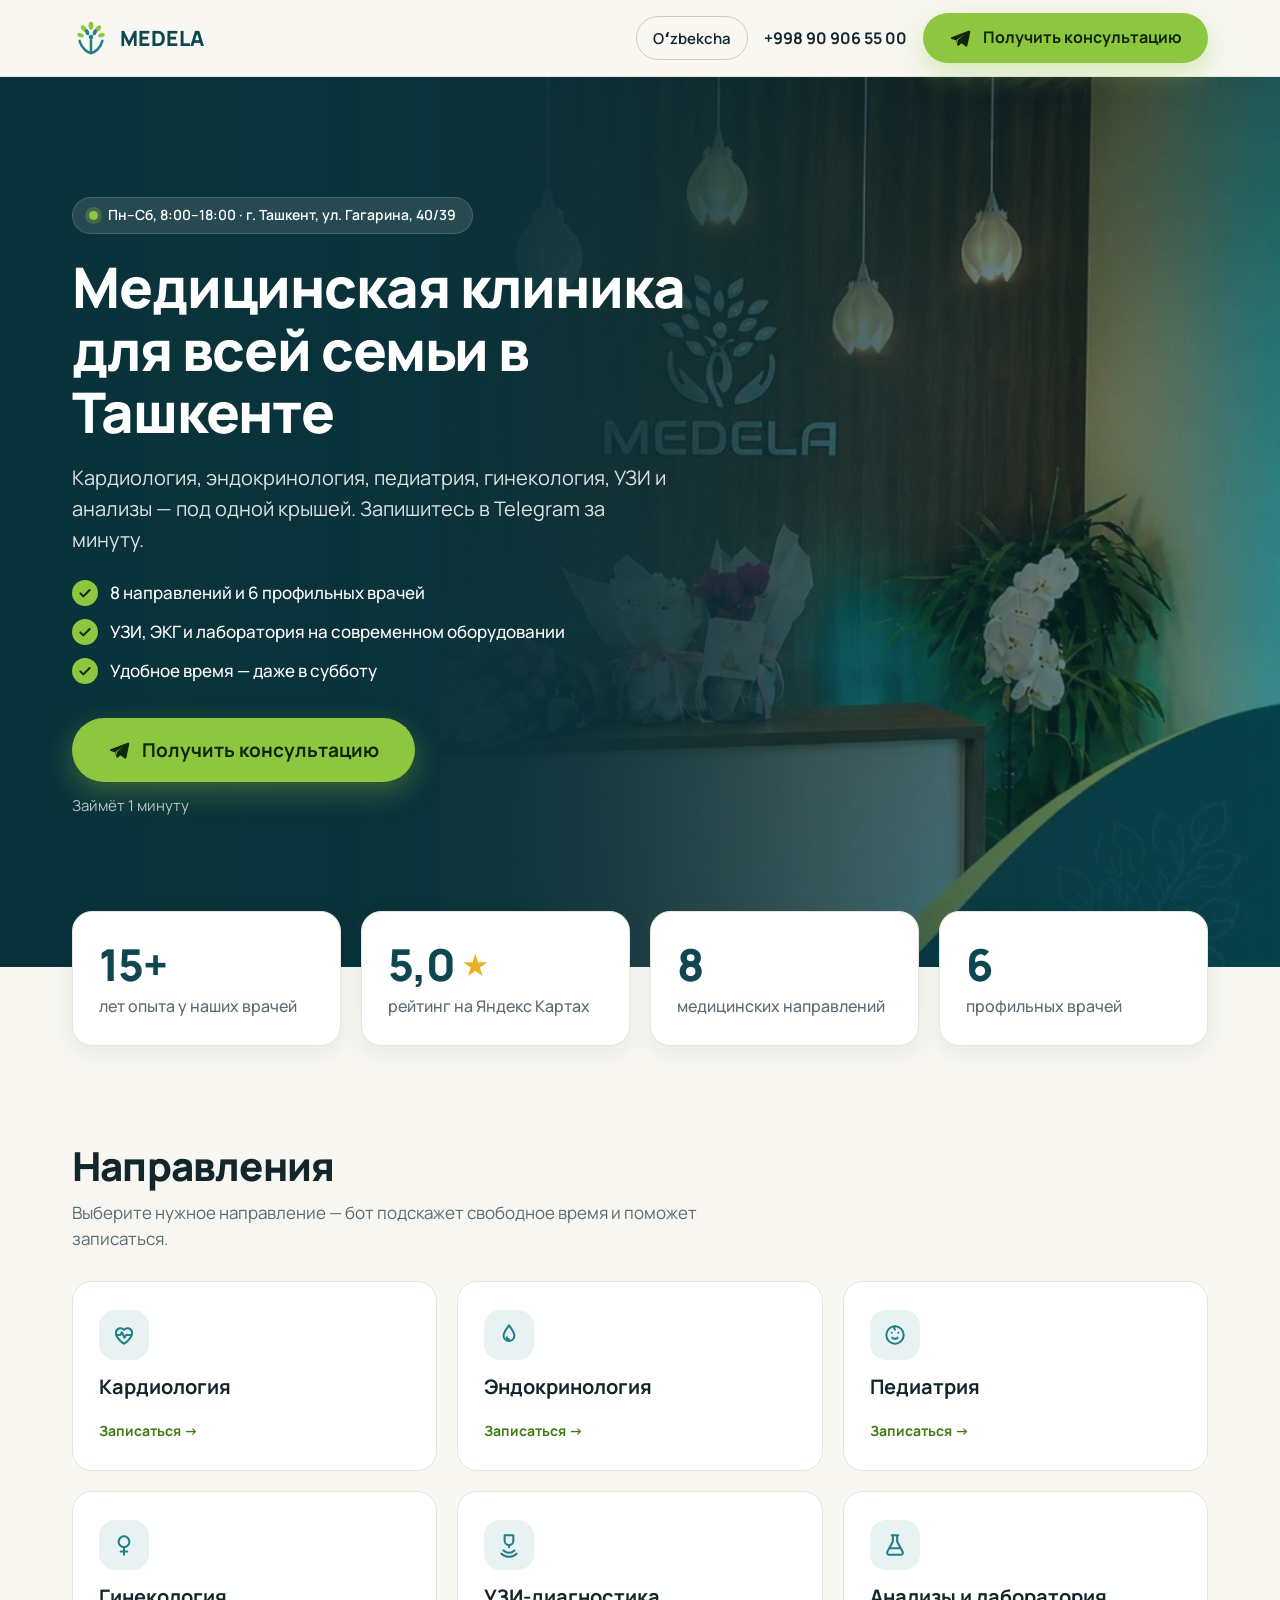
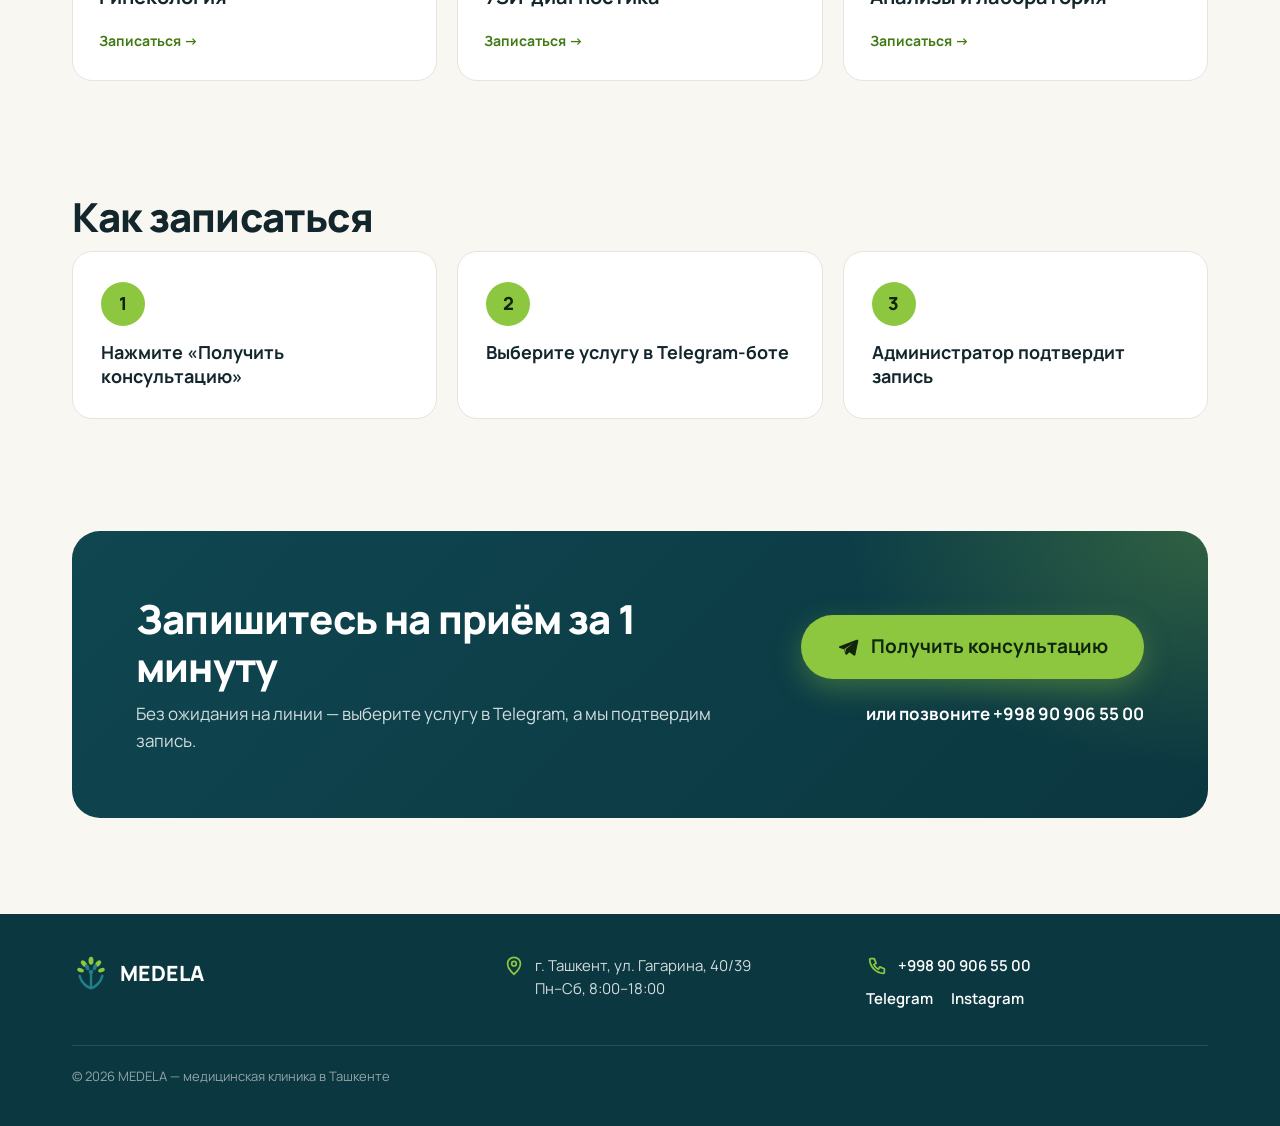
<file: zapis/index.html>
<!doctype html>
<html lang="ru">
<head>
  <meta charset="utf-8">
  <meta name="viewport" content="width=device-width, initial-scale=1, viewport-fit=cover">
  <title>Медицинская клиника MEDELA в Ташкенте — запись в Telegram</title>
  <meta name="description" content="Кардиология, эндокринология, педиатрия, гинекология, УЗИ и анализы — под одной крышей. Запись в Telegram за минуту.">
  <meta name="theme-color" content="#0F4650">
  <link rel="icon" href="../assets/favicon.svg" type="image/svg+xml">

  <link rel="preconnect" href="https://fonts.googleapis.com">
  <link rel="preconnect" href="https://fonts.gstatic.com" crossorigin>
  <link rel="stylesheet" href="https://fonts.googleapis.com/css2?family=Manrope:wght@400;500;600;700;800&display=swap">
  <link rel="preload" as="image" href="../assets/zapis-hero.jpg">
  <link rel="stylesheet" href="zapis.css">

  <!-- Общие настройки клиники, бота и пикселя — из config.js -->
  <script src="../config.js"></script>
  <script src="zapis.js" defer></script>
</head>
<body>
  <!-- Meta Pixel: резерв без JavaScript (ID тот же, что в config.js → metaPixelId) -->
  <noscript><img height="1" width="1" style="display:none" alt=""
    src="https://www.facebook.com/tr?id=928181753700398&ev=PageView&noscript=1"></noscript>
  <div id="app"></div>

  <!-- Без JavaScript кнопка всё равно ведёт в бота -->
  <noscript>
    <p class="noscript"><a class="btn btn--lime" href="https://t.me/medelazapisbot">Telegram: @medelazapisbot</a></p>
  </noscript>
</body>
</html>
</file>
<file: zapis/zapis.css>
/* Страница /zapis — запись через Telegram-бота. Mobile-first, в стиле сайта MEDELA. */
:root {
  --cream: #F8F7F2;
  --surface: #FFFFFF;
  --ink: #12262B;
  --muted: #5B6A70;
  --line: #E6E4DC;
  --teal-900: #0B3740;
  --teal: #0F4650;
  --teal-500: #237E8C;
  --teal-soft: rgba(35, 126, 140, 0.1);
  --lime: #8DC63F;
  --lime-hover: #9FD24F;
  --lime-ink: #10260C;
  --radius: 20px;
  --shadow: 0 6px 24px rgba(15, 70, 80, 0.08);
  --font: 'Manrope', system-ui, -apple-system, 'Segoe UI', Arial, sans-serif;
  --container: 1200px;
}

*, *::before, *::after { box-sizing: border-box; }
html { scroll-behavior: smooth; -webkit-text-size-adjust: 100%; }
body {
  margin: 0;
  background: var(--cream);
  color: var(--ink);
  font: 16px/1.55 var(--font);
  -webkit-font-smoothing: antialiased;
  -webkit-tap-highlight-color: transparent;
  overflow-x: hidden;
}
a { color: inherit; }
:focus-visible { outline: 3px solid var(--lime); outline-offset: 3px; }
.nowrap { white-space: nowrap; }
.container { width: 100%; max-width: var(--container); margin: 0 auto; padding: 0 16px; }
@media (min-width: 768px) { .container { padding: 0 32px; } }

/* ---------- Иконки ---------- */
.icon { display: inline-flex; flex: none; width: 22px; height: 22px; }
.icon svg { width: 100%; height: 100%; fill: none; stroke: currentColor; stroke-width: 1.9; stroke-linecap: round; stroke-linejoin: round; }
.icon svg .fill { fill: currentColor; stroke: none; }

/* ---------- Кнопки ---------- */
.btn {
  display: inline-flex; align-items: center; justify-content: center; gap: 12px;
  min-height: 52px; padding: 12px 26px; border-radius: 999px; border: 0;
  font: 700 17px/1.2 var(--font); text-decoration: none; text-align: center; white-space: nowrap;
  cursor: pointer; touch-action: manipulation;
  transition: background-color 0.15s, transform 0.1s, box-shadow 0.15s;
}
.btn:active { transform: scale(0.98); }
.btn--lime { background: var(--lime); color: var(--lime-ink); box-shadow: 0 10px 28px rgba(141, 198, 63, 0.35); }
@media (hover: hover) { .btn--lime:hover { background: var(--lime-hover); } }
.btn--lg { min-height: 64px; padding: 16px 36px; font-size: 19px; }
.btn--block { display: flex; width: 100%; }

/* ---------- Шапка ---------- */
.header {
  position: sticky; top: 0; z-index: 30;
  background: rgba(248, 247, 242, 0.95);
  backdrop-filter: blur(10px); -webkit-backdrop-filter: blur(10px);
  border-bottom: 1px solid var(--line);
  padding-top: env(safe-area-inset-top);
}
.header__inner { display: flex; align-items: center; justify-content: space-between; gap: 12px; min-height: 64px; }
.brand { display: inline-flex; align-items: center; gap: 10px; text-decoration: none; }
.brand__mark { width: 38px; height: 38px; }
.brand__name { font-weight: 800; font-size: 21px; letter-spacing: 0.02em; color: var(--teal); }
.header__right { display: flex; align-items: center; gap: 10px; }
.lang-btn {
  min-height: 44px; padding: 0 16px; border-radius: 999px;
  border: 1px solid #CFCBC0; background: transparent; color: var(--ink);
  font: 600 15px var(--font); cursor: pointer;
}
@media (hover: hover) { .lang-btn:hover { border-color: var(--teal-500); } }
.header__phone { display: none; font-weight: 700; font-size: 16px; text-decoration: none; padding: 10px 6px; }
.header__cta { display: none; }
@media (min-width: 720px) { .header__cta { display: inline-flex; min-height: 50px; font-size: 16px; } }
@media (min-width: 980px) { .header__phone { display: inline-block; } .header__inner { min-height: 76px; } }

/* ---------- Первый экран ---------- */
.hero {
  position: relative; overflow: hidden; color: #fff;
  background:
    linear-gradient(180deg, rgba(9, 50, 58, 0.78), rgba(9, 50, 58, 0.94) 55%),
    url('../assets/zapis-hero.jpg') center top / cover no-repeat,
    var(--teal-900);
}
@media (min-width: 900px) {
  .hero {
    background:
      linear-gradient(90deg, rgba(9, 50, 58, 0.97) 0%, rgba(9, 50, 58, 0.92) 40%, rgba(9, 50, 58, 0.45) 66%, rgba(9, 50, 58, 0.15) 100%),
      url('../assets/zapis-hero.jpg') right center / auto 100% no-repeat,
      var(--teal-900);
  }
}
.hero__inner { padding: 40px 16px 92px; }
@media (min-width: 768px) { .hero__inner { padding: 72px 32px 120px; } }
@media (min-width: 900px) { .hero__inner { padding: 120px 32px 150px; } }
.hero__content { max-width: 660px; }

.pill {
  display: inline-flex; align-items: center; gap: 10px; flex-wrap: wrap;
  padding: 8px 16px; border-radius: 999px;
  background: rgba(255, 255, 255, 0.12); border: 1px solid rgba(255, 255, 255, 0.14);
  font-weight: 600; font-size: 14px; line-height: 1.35;
}
.pill__dot { width: 9px; height: 9px; border-radius: 50%; background: var(--lime); box-shadow: 0 0 0 4px rgba(141, 198, 63, 0.25); flex: none; }
.hero h1 {
  margin: 22px 0 18px; font-size: 34px; line-height: 1.12; font-weight: 800; letter-spacing: -0.02em;
}
@media (min-width: 600px) { .hero h1 { font-size: 44px; } }
@media (min-width: 1100px) { .hero h1 { font-size: 56px; } }
.hero__lead { margin: 0 0 26px; font-size: 18px; line-height: 1.55; color: rgba(255, 255, 255, 0.86); max-width: 600px; }
@media (min-width: 900px) { .hero__lead { font-size: 20px; } }

.checks { list-style: none; margin: 0 0 34px; padding: 0; display: grid; gap: 14px; }
.checks li { display: flex; align-items: flex-start; gap: 12px; font-size: 17px; font-weight: 500; line-height: 1.4; }
.check { flex: none; width: 26px; height: 26px; border-radius: 50%; background: var(--lime); color: var(--lime-ink); display: inline-flex; padding: 5px; margin-top: -1px; }
.check svg { width: 100%; height: 100%; fill: none; stroke: currentColor; stroke-width: 3; stroke-linecap: round; stroke-linejoin: round; }
.hero__cta { display: flex; flex-direction: column; align-items: flex-start; gap: 12px; }
.hero__cta .btn { width: 100%; }
@media (min-width: 600px) { .hero__cta .btn { width: auto; } }
.hero__note { font-size: 15px; color: rgba(255, 255, 255, 0.7); }

/* ---------- Цифры ---------- */
.stats { position: relative; z-index: 2; margin-top: -56px; }
.stats__grid { display: grid; grid-template-columns: 1fr 1fr; gap: 12px; }
@media (min-width: 900px) { .stats__grid { grid-template-columns: repeat(4, 1fr); gap: 20px; } }
.stat { background: var(--surface); border-radius: var(--radius); box-shadow: var(--shadow); padding: 20px 18px; border: 1px solid var(--line); }
@media (min-width: 900px) { .stat { padding: 28px 26px; } }
.stat__n { display: flex; align-items: center; gap: 6px; font-size: 34px; line-height: 1.1; font-weight: 800; color: var(--teal); letter-spacing: -0.02em; }
@media (min-width: 900px) { .stat__n { font-size: 44px; } }
.stat__n .star { color: #E8B023; font-size: 0.7em; }
.stat__l { margin-top: 6px; color: var(--muted); font-size: 14px; line-height: 1.4; font-weight: 500; }
@media (min-width: 900px) { .stat__l { font-size: 16px; } }

/* ---------- Секции ---------- */
.section { padding: 56px 0 8px; }
@media (min-width: 900px) { .section { padding: 96px 0 16px; } }
.section__title { margin: 0 0 10px; font-size: 28px; line-height: 1.2; font-weight: 800; letter-spacing: -0.02em; }
@media (min-width: 900px) { .section__title { font-size: 40px; } }
.section__sub { margin: 0 0 28px; color: var(--muted); font-size: 17px; max-width: 640px; }

.services { display: grid; grid-template-columns: 1fr 1fr; gap: 12px; }
@media (min-width: 900px) { .services { grid-template-columns: repeat(3, 1fr); gap: 20px; } }
.service {
  display: flex; flex-direction: column; gap: 14px; padding: 20px 18px; min-height: 150px;
  background: var(--surface); border: 1px solid var(--line); border-radius: var(--radius);
  text-decoration: none; color: var(--ink);
  transition: border-color 0.15s, box-shadow 0.15s, transform 0.15s;
}
@media (min-width: 900px) { .service { padding: 28px 26px; min-height: 190px; } }
@media (hover: hover) { .service:hover { border-color: var(--lime); box-shadow: var(--shadow); transform: translateY(-2px); } }
.service__icon { width: 50px; height: 50px; padding: 12px; border-radius: 16px; background: var(--teal-soft); color: var(--teal-500); }
.service__name { font-weight: 700; font-size: 17px; line-height: 1.3; }
@media (min-width: 900px) { .service__name { font-size: 20px; } }
.service__go { margin-top: auto; font-weight: 700; font-size: 14px; color: #3F7A12; }

.steps { list-style: none; margin: 0; padding: 0; display: grid; gap: 12px; }
@media (min-width: 900px) { .steps { grid-template-columns: repeat(3, 1fr); gap: 20px; } }
.step { background: var(--surface); border: 1px solid var(--line); border-radius: var(--radius); padding: 22px 20px; }
@media (min-width: 900px) { .step { padding: 30px 28px; } }
.step__n {
  display: inline-flex; align-items: center; justify-content: center; width: 44px; height: 44px; margin-bottom: 14px;
  border-radius: 50%; background: var(--lime); color: var(--lime-ink); font-weight: 800; font-size: 18px;
}
.step__t { font-weight: 700; font-size: 18px; line-height: 1.35; }

/* ---------- Финальный призыв ---------- */
.final { padding: 56px 0 56px; }
@media (min-width: 900px) { .final { padding: 96px 0; } }
.final__box {
  position: relative; overflow: hidden; border-radius: 28px; color: #fff; padding: 36px 22px;
  background: radial-gradient(600px 400px at 100% 0%, rgba(141, 198, 63, 0.28), transparent 60%), linear-gradient(135deg, var(--teal), var(--teal-900));
  display: grid; gap: 22px;
}
@media (min-width: 900px) { .final__box { padding: 64px 64px; grid-template-columns: 1.4fr 1fr; align-items: center; } }
.final__title { margin: 0 0 10px; font-size: 28px; line-height: 1.2; font-weight: 800; letter-spacing: -0.02em; }
@media (min-width: 900px) { .final__title { font-size: 40px; } }
.final__text { margin: 0; color: rgba(255, 255, 255, 0.82); font-size: 17px; }
.final__actions { display: grid; gap: 14px; justify-items: stretch; }
@media (min-width: 900px) { .final__actions { justify-items: end; } }
.final__phone { color: #fff; font-weight: 700; font-size: 17px; text-decoration: none; text-align: center; padding: 8px 0; }
@media (min-width: 900px) { .final__phone { text-align: right; } }

/* ---------- Подвал ---------- */
.footer { background: var(--teal-900); color: rgba(255, 255, 255, 0.82); padding: 40px 0 calc(110px + env(safe-area-inset-bottom)); font-size: 15px; }
@media (min-width: 720px) { .footer { padding-bottom: 40px; } }
.footer__grid { display: grid; gap: 20px; }
@media (min-width: 900px) { .footer__grid { grid-template-columns: 1.2fr 1fr 1fr; } }
.footer .brand__name { color: #fff; }
.footer__item { display: flex; gap: 10px; align-items: flex-start; }
.footer__item .icon { color: var(--lime); margin-top: 1px; }
.footer a { color: #fff; text-decoration: none; font-weight: 600; }
.footer__links { display: flex; gap: 18px; flex-wrap: wrap; }
.footer__links a { display: inline-block; padding: 10px 0; }
.footer__copy { margin-top: 24px; padding-top: 20px; border-top: 1px solid rgba(255, 255, 255, 0.12); font-size: 13px; color: rgba(255, 255, 255, 0.55); }

/* ---------- Плавающая кнопка (мобильные) ---------- */
.sticky {
  position: fixed; left: 0; right: 0; bottom: 0; z-index: 40;
  padding: 12px 16px calc(12px + env(safe-area-inset-bottom));
  background: linear-gradient(rgba(248, 247, 242, 0), var(--cream) 40%);
  transform: translateY(110%); transition: transform 0.25s ease;
}
.sticky.is-visible { transform: none; }
@media (min-width: 720px) { .sticky { display: none; } }

.noscript { max-width: 560px; margin: 16px auto; padding: 0 16px; }

@media (prefers-reduced-motion: reduce) {
  html { scroll-behavior: auto; }
  *, *::before, *::after { transition-duration: 0.01ms !important; animation-duration: 0.01ms !important; }
}

/* ---------- Узкие экраны: ничего не должно распирать ширину ---------- */
.services, .stats__grid { grid-template-columns: repeat(2, minmax(0, 1fr)); }
@media (min-width: 900px) {
  .services { grid-template-columns: repeat(3, minmax(0, 1fr)); }
  .stats__grid { grid-template-columns: repeat(4, minmax(0, 1fr)); }
}
.service__name { overflow-wrap: break-word; }
.final__box > * { min-width: 0; }
@media (max-width: 599px) {
  .btn { white-space: normal; max-width: 100%; }
  .btn--lg { padding: 14px 20px; font-size: 18px; }
  .service { padding: 16px 14px; }
  .service__name { font-size: 16px; }
}

.pill { flex-wrap: nowrap; align-items: flex-start; }
.pill__dot { margin-top: 5px; }
@media (max-width: 599px) {
  .pill { border-radius: 16px; }
  .services { grid-template-columns: minmax(0, 1fr); gap: 10px; }
  .service { flex-direction: row; align-items: center; min-height: 0; gap: 14px; padding: 14px 16px; }
  .service__icon { width: 46px; height: 46px; padding: 11px; flex: none; }
  .service__name { flex: 1; min-width: 0; font-size: 17px; overflow-wrap: normal; }
  .service__go { margin-top: 0; white-space: nowrap; }
}
</file>
